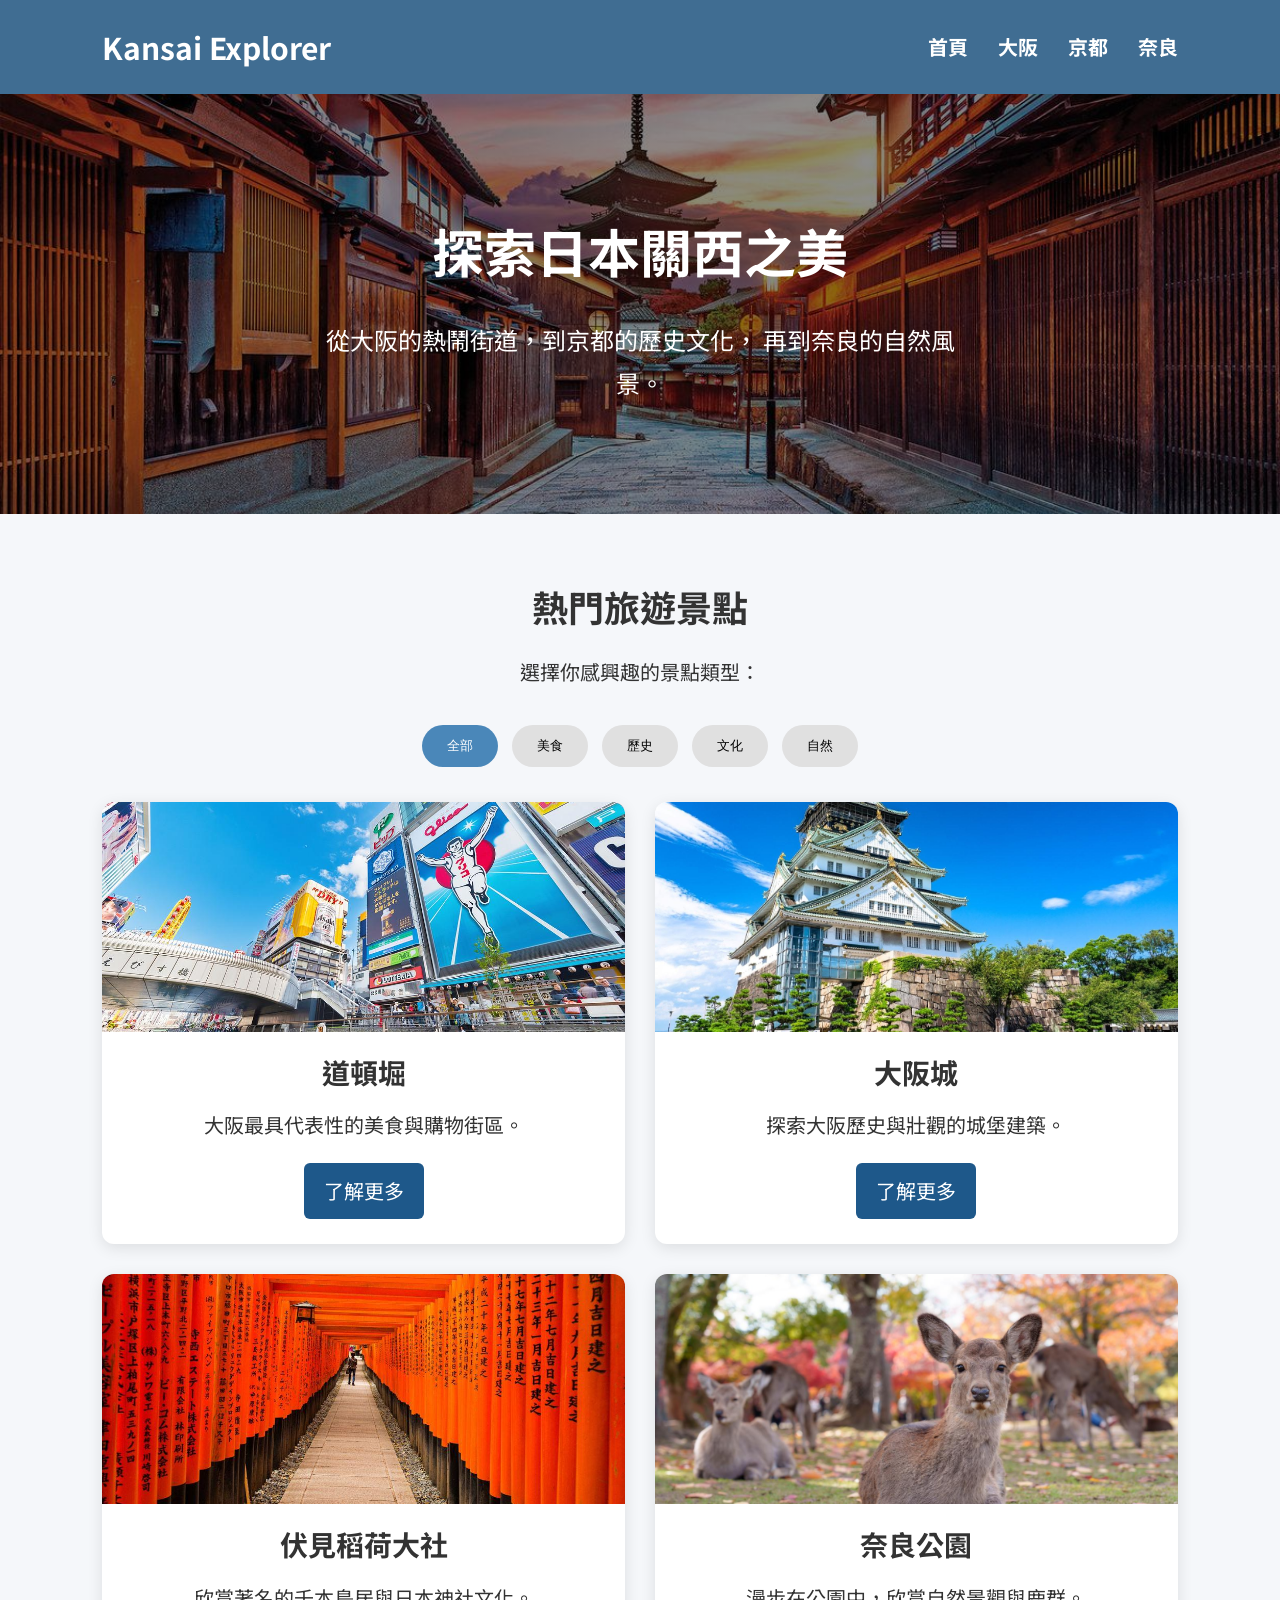
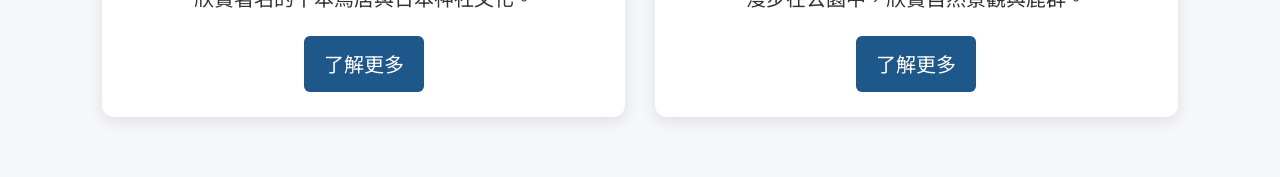
<file: index.html>
<html>
<head>
    <meta charset="UTF-8">
    <meta name="viewport" content="width=device-width, initial-scale=1.0">
    <title>Kansai Explorer | 關西旅遊指南</title>
    <link rel="stylesheet" href="css/style.css">
    <link rel="preconnect" href="https://fonts.googleapis.com">
    <link rel="preconnect" href="https://fonts.gstatic.com" crossorigin>    
    <link href="https://fonts.googleapis.com/css2?family=Noto+Sans+TC:wght@400;500;600;700&display=swap" rel="stylesheet">
</head>

<body>
    <header>
        <nav>
            <h2>Kansai Explorer</h2>

            <ul>
                <li><a href="index.html">首頁</a></li>
                <li><a href="osaka.html">大阪</a></li>
                <li><a href="kyoto.html">京都</a></li>
                <li><a href="nara.html">奈良</a></li>
            </ul>
        </nav>
    </header>

    <main>
        <section class="hero">
            <h1>探索日本關西之美</h1>
            <p>從大阪的熱鬧街道，到京都的歷史文化，
            再到奈良的自然風景。</p>
        </section>


    <section class="destinations">
        <h2>熱門旅遊景點</h2>
        <p>選擇你感興趣的景點類型：</p>

        <div class="filters">
            <button data-filter="all">全部</button>
            <button data-filter="food">美食</button>
            <button data-filter="history">歷史</button>
            <button data-filter="culture">文化</button>
            <button data-filter="nature">自然</button>
        </div>

        <div class="spot-grid">

            <div class="spot-card" data-category="food">
                <img src="images/dotonbori.jpg"
                    alt="大阪道頓堀街道">
                <h3>道頓堀</h3>
                <p>大阪最具代表性的美食與購物街區。</p>
                <a href="osaka.html">了解更多</a>
            </div>

            <div class="spot-card" data-category="history">
                <img src="images/osaka-castle.jpg"
                    alt="大阪城天守閣">
                <h3>大阪城</h3>
                <p>探索大阪歷史與壯觀的城堡建築。</p>
                <a href="osaka.html">了解更多</a>
            </div>

            <div class="spot-card" data-category="culture">
                <img src="images/fushimi-inari.jpg"
                    alt="京都伏見稻荷大社千本鳥居">
                <h3>伏見稻荷大社</h3>
                <p>欣賞著名的千本鳥居與日本神社文化。</p>
                <a href="kyoto.html">了解更多</a>
            </div>

            <div class="spot-card" data-category="nature">
                <img src="images/nara-park.jpg"
                    alt="奈良公園的鹿">
                <h3>奈良公園</h3>
                <p>漫步在公園中，欣賞自然景觀與鹿群。</p>
                <a href="nara.html">了解更多</a>
            </div>

        </div>
    </section>

    </main>
    <script src="js/main.js"></script>
</body>
</html>
</file>
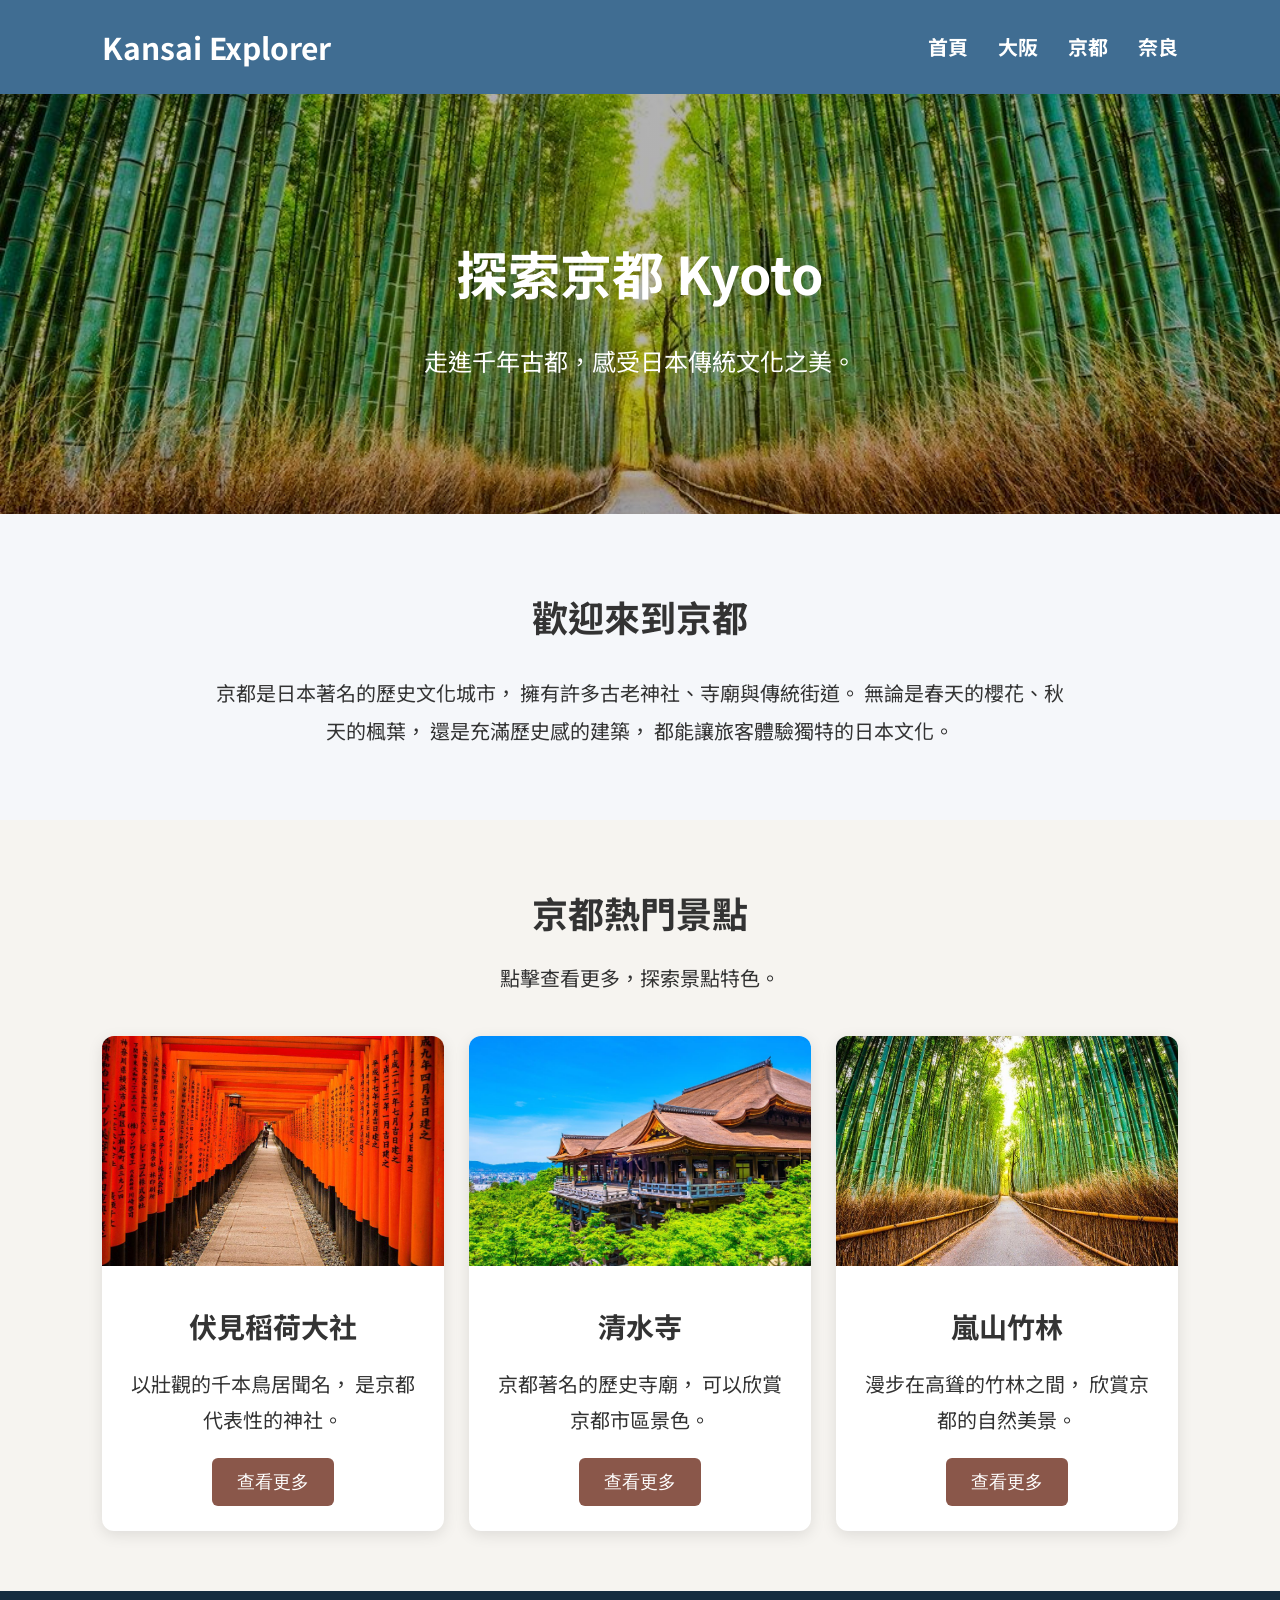
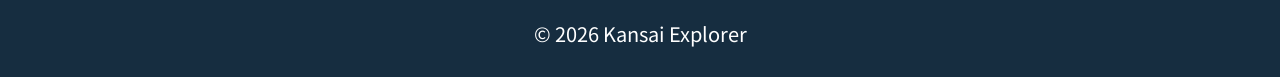
<file: kyoto.html>
<!DOCTYPE html>
<html lang="zh-Hant">

<head>
    <meta charset="UTF-8">
    <meta name="viewport"
          content="width=device-width, initial-scale=1.0">

    <title>京都旅遊 | Kansai Explorer</title>

    <link rel="preconnect"
          href="https://fonts.googleapis.com">
    <link rel="preconnect"
          href="https://fonts.gstatic.com" crossorigin>
    <link href="https://fonts.googleapis.com/css2?family=Noto+Sans+TC:wght@400;500;700&display=swap"
          rel="stylesheet">

    <link rel="stylesheet" href="css/style.css">
</head>

<body>

    <!-- 導覽列 -->
    <header>
        <nav>
            <h2>Kansai Explorer</h2>

            <ul>
                <li><a href="index.html">首頁</a></li>
                <li><a href="osaka.html">大阪</a></li>
                <li><a href="kyoto.html">京都</a></li>
                <li><a href="nara.html">奈良</a></li>
            </ul>
        </nav>
    </header>

    <main>

        <!-- 京都封面 -->
        <section class="hero kyoto-hero">
            <h1>探索京都 Kyoto</h1>
            <p>
                走進千年古都，感受日本傳統文化之美。
            </p>
        </section>

        <!-- 京都介紹 -->
        <section class="kyoto-intro">
            <h2>歡迎來到京都</h2>
            <p>
                京都是日本著名的歷史文化城市，
                擁有許多古老神社、寺廟與傳統街道。
                無論是春天的櫻花、秋天的楓葉，
                還是充滿歷史感的建築，
                都能讓旅客體驗獨特的日本文化。
            </p>
        </section>

        <!-- 景點介紹 -->
        <section class="kyoto-section">

            <h2>京都熱門景點</h2>
            <p>點擊查看更多，探索景點特色。</p>

            <div class="kyoto-grid">

                <!-- 伏見稻荷大社 -->
                <div class="kyoto-card">
                    <img src="images/fushimi-inari.jpg"
                         alt="伏見稻荷大社千本鳥居">

                    <div class="kyoto-content">
                        <h3>伏見稻荷大社</h3>
                        <p>
                            以壯觀的千本鳥居聞名，
                            是京都代表性的神社。
                        </p>

                        <button class="kyoto-more-btn"
                                type="button"
                                aria-expanded="false">
                            查看更多
                        </button>

                        <div class="kyoto-extra" hidden>
                            <h4>景點特色</h4>
                            <p>
                                成排的朱紅色鳥居形成
                                一條美麗的參拜步道，
                                非常適合拍照與散步。
                            </p>
                            <p>推薦活動：參拜、攝影</p>
                        </div>
                    </div>
                </div>

                <!-- 清水寺 -->
                <div class="kyoto-card">
                    <img src="images/kiyomizu-dera.jpg"
                         alt="京都清水寺">

                    <div class="kyoto-content">
                        <h3>清水寺</h3>
                        <p>
                            京都著名的歷史寺廟，
                            可以欣賞京都市區景色。
                        </p>

                        <button class="kyoto-more-btn"
                                type="button"
                                aria-expanded="false">
                            查看更多
                        </button>

                        <div class="kyoto-extra" hidden>
                            <h4>景點特色</h4>
                            <p>
                                清水寺以木造舞台聞名，
                                周圍有二年坂與三年坂，
                                充滿傳統日式風情。
                            </p>
                            <p>推薦活動：賞楓、文化體驗</p>
                        </div>
                    </div>
                </div>

                <!-- 嵐山 -->
                <div class="kyoto-card">
                    <img src="images/arashiyama.jpg"
                         alt="京都嵐山竹林">

                    <div class="kyoto-content">
                        <h3>嵐山竹林</h3>
                        <p>
                            漫步在高聳的竹林之間，
                            欣賞京都的自然美景。
                        </p>

                        <button class="kyoto-more-btn"
                                type="button"
                                aria-expanded="false">
                            查看更多
                        </button>

                        <div class="kyoto-extra" hidden>
                            <h4>景點特色</h4>
                            <p>
                                嵐山擁有美麗的竹林步道，
                                附近也有渡月橋，
                                非常適合悠閒散步。
                            </p>
                            <p>推薦活動：健行、攝影</p>
                        </div>
                    </div>
                </div>

            </div>
        </section>

    </main>

    <footer>
        <p>© 2026 Kansai Explorer</p>
    </footer>

    <script src="js/main.js"></script>

</body>
</html>
</file>
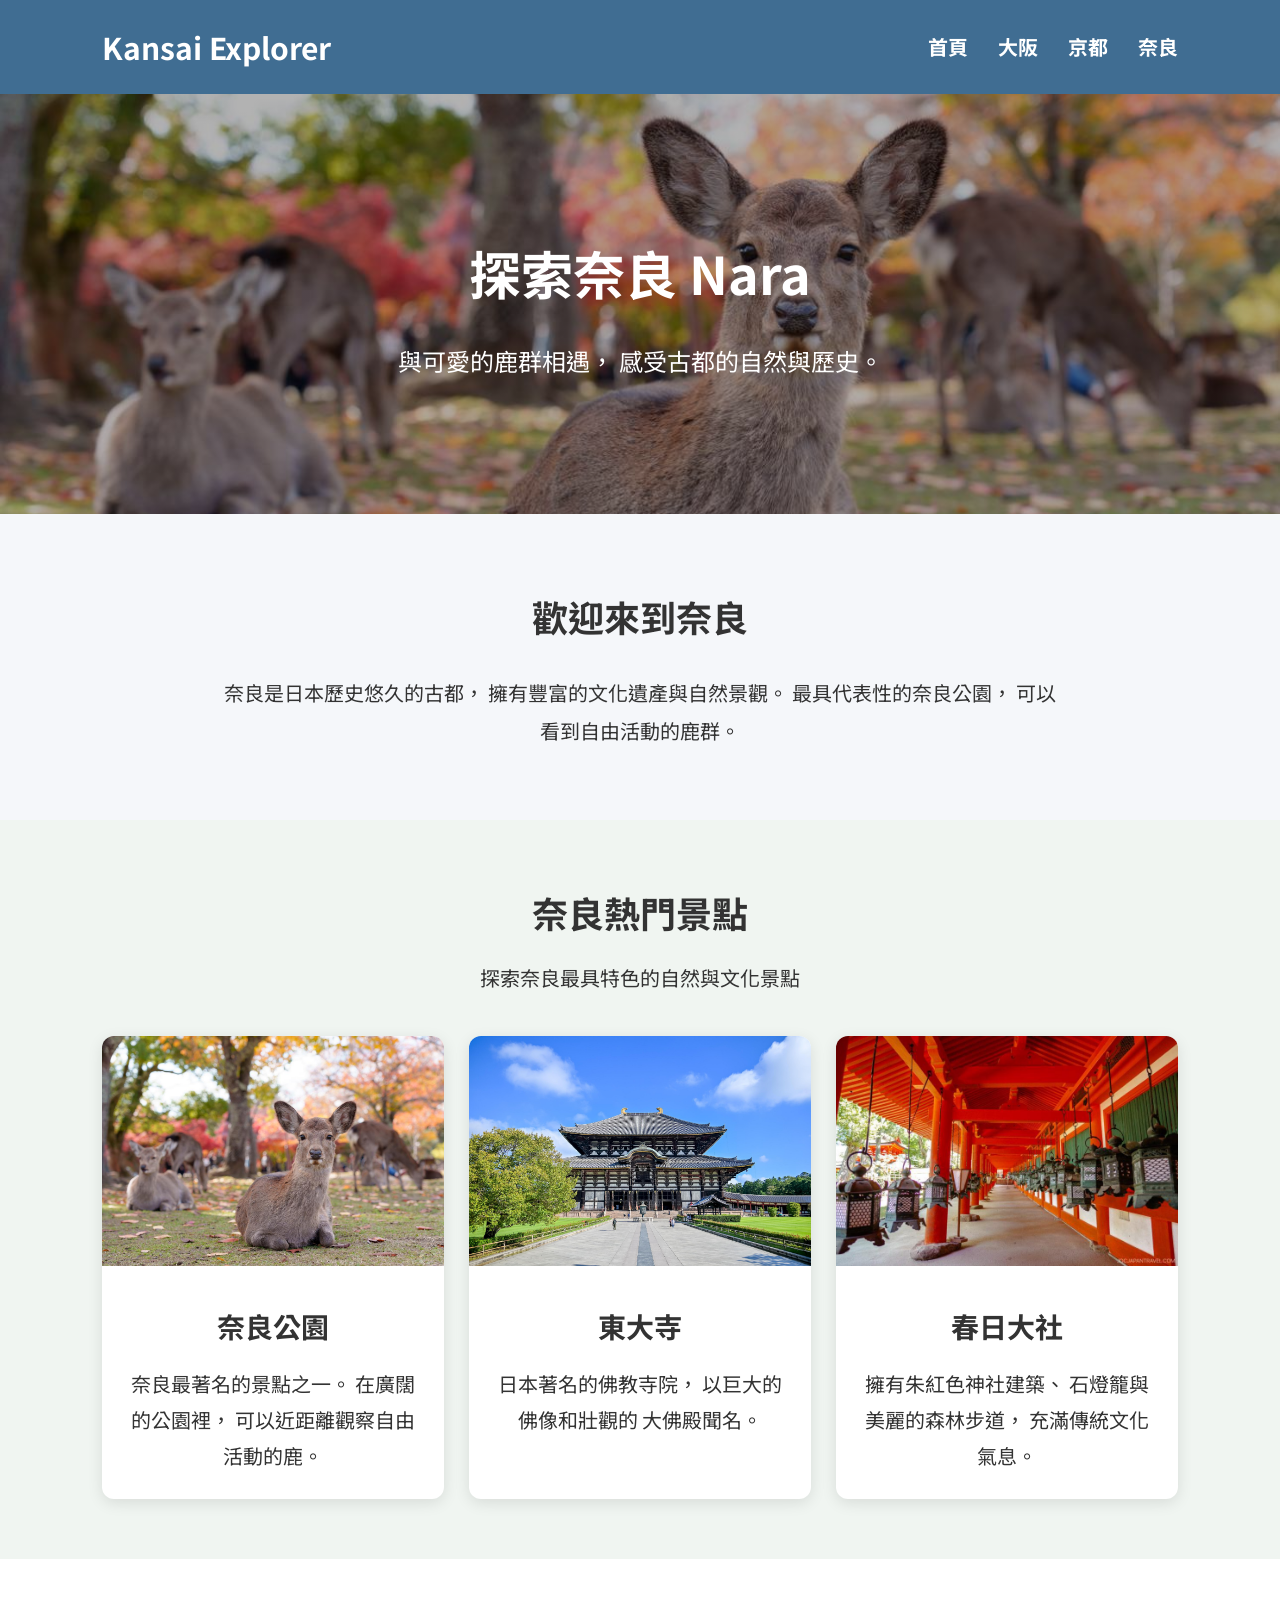
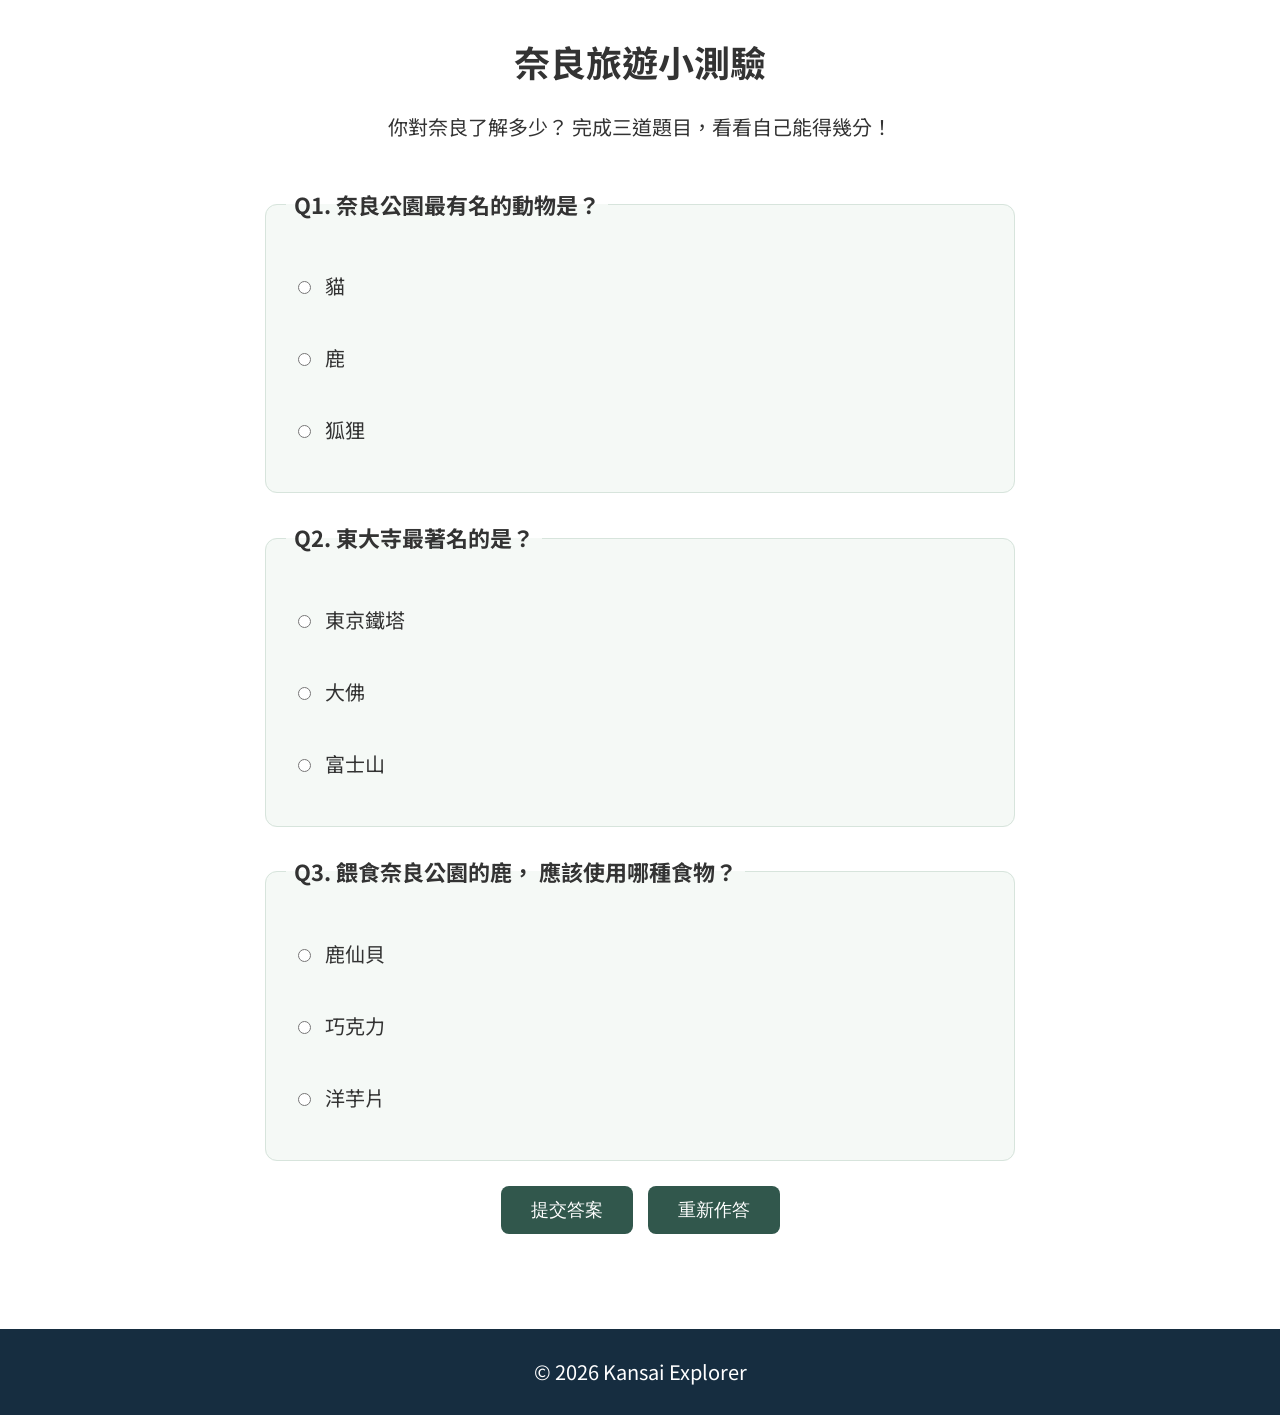
<file: nara.html>
<!DOCTYPE html>
<html lang="zh-Hant">

<head>
    <meta charset="UTF-8">
    <meta name="viewport"
          content="width=device-width, initial-scale=1.0">

    <title>奈良旅遊 | Kansai Explorer</title>

    <link rel="preconnect"
          href="https://fonts.googleapis.com">
    <link rel="preconnect"
          href="https://fonts.gstatic.com" crossorigin>
    <link href="https://fonts.googleapis.com/css2?family=Noto+Sans+TC:wght@400;500;700&display=swap"
          rel="stylesheet">

    <link rel="stylesheet" href="css/style.css">
</head>

<body>

    <!-- 導覽列 -->
    <header>
        <nav>
            <h2>Kansai Explorer</h2>
            <ul>
                <li><a href="index.html">首頁</a></li>
                <li><a href="osaka.html">大阪</a></li>
                <li><a href="kyoto.html">京都</a></li>
                <li><a href="nara.html">奈良</a></li>
            </ul>
        </nav>
    </header>

    <main>

        <!-- 奈良封面 -->
        <section class="hero nara-hero">
            <h1>探索奈良 Nara</h1>
            <p>
                與可愛的鹿群相遇，
                感受古都的自然與歷史。
            </p>
        </section>

        <!-- 奈良介紹 -->
        <section class="nara-intro">
            <h2>歡迎來到奈良</h2>
            <p>
                奈良是日本歷史悠久的古都，
                擁有豐富的文化遺產與自然景觀。
                最具代表性的奈良公園，
                可以看到自由活動的鹿群。
            </p>
        </section>

        <!-- 景點介紹 -->
        <section class="nara-attractions">
            <h2>奈良熱門景點</h2>
            <p>探索奈良最具特色的自然與文化景點</p>

            <div class="nara-grid">

                <article class="nara-card">
                    <img src="images/nara-park.jpg"
                         alt="奈良公園的鹿">

                    <div class="nara-card-content">
                        <h3>奈良公園</h3>
                        <p>
                            奈良最著名的景點之一。
                            在廣闊的公園裡，
                            可以近距離觀察自由活動的鹿。
                        </p>
                    </div>
                </article>

                <article class="nara-card">
                    <img src="images/todaiji.jpg"
                         alt="奈良東大寺">

                    <div class="nara-card-content">
                        <h3>東大寺</h3>
                        <p>
                            日本著名的佛教寺院，
                            以巨大的佛像和壯觀的
                            大佛殿聞名。
                        </p>
                    </div>
                </article>

                <article class="nara-card">
                    <img src="images/kasuga-taisha.jpg"
                         alt="春日大社">

                    <div class="nara-card-content">
                        <h3>春日大社</h3>
                        <p>
                            擁有朱紅色神社建築、
                            石燈籠與美麗的森林步道，
                            充滿傳統文化氣息。
                        </p>
                    </div>
                </article>

            </div>
        </section>

        <!-- 奈良旅遊知識測驗 -->
        <section class="nara-quiz-section">

            <h2>奈良旅遊小測驗</h2>
            <p>
                你對奈良了解多少？
                完成三道題目，看看自己能得幾分！
            </p>

            <form id="nara-quiz">

                <fieldset class="quiz-question">
                    <legend>
                        Q1. 奈良公園最有名的動物是？
                    </legend>

                    <label>
                        <input type="radio"
                               name="q1" value="a">
                        貓
                    </label>

                    <label>
                        <input type="radio"
                               name="q1" value="b">
                        鹿
                    </label>

                    <label>
                        <input type="radio"
                               name="q1" value="c">
                        狐狸
                    </label>
                </fieldset>

                <fieldset class="quiz-question">
                    <legend>
                        Q2. 東大寺最著名的是？
                    </legend>

                    <label>
                        <input type="radio"
                               name="q2" value="a">
                        東京鐵塔
                    </label>

                    <label>
                        <input type="radio"
                               name="q2" value="b">
                        大佛
                    </label>

                    <label>
                        <input type="radio"
                               name="q2" value="c">
                        富士山
                    </label>
                </fieldset>

                <fieldset class="quiz-question">
                    <legend>
                        Q3. 餵食奈良公園的鹿，
                        應該使用哪種食物？
                    </legend>

                    <label>
                        <input type="radio"
                               name="q3" value="a">
                        鹿仙貝
                    </label>

                    <label>
                        <input type="radio"
                               name="q3" value="b">
                        巧克力
                    </label>

                    <label>
                        <input type="radio"
                               name="q3" value="c">
                        洋芋片
                    </label>
                </fieldset>

                <div class="quiz-buttons">
                    <button type="submit">
                        提交答案
                    </button>

                    <button type="reset">
                        重新作答
                    </button>
                </div>

                <div id="nara-result"
                     aria-live="polite"></div>

            </form>

        </section>

    </main>

    <footer>
        <p>© 2026 Kansai Explorer</p>
    </footer>

    <script src="js/main.js"></script>

</body>
</html>
</file>
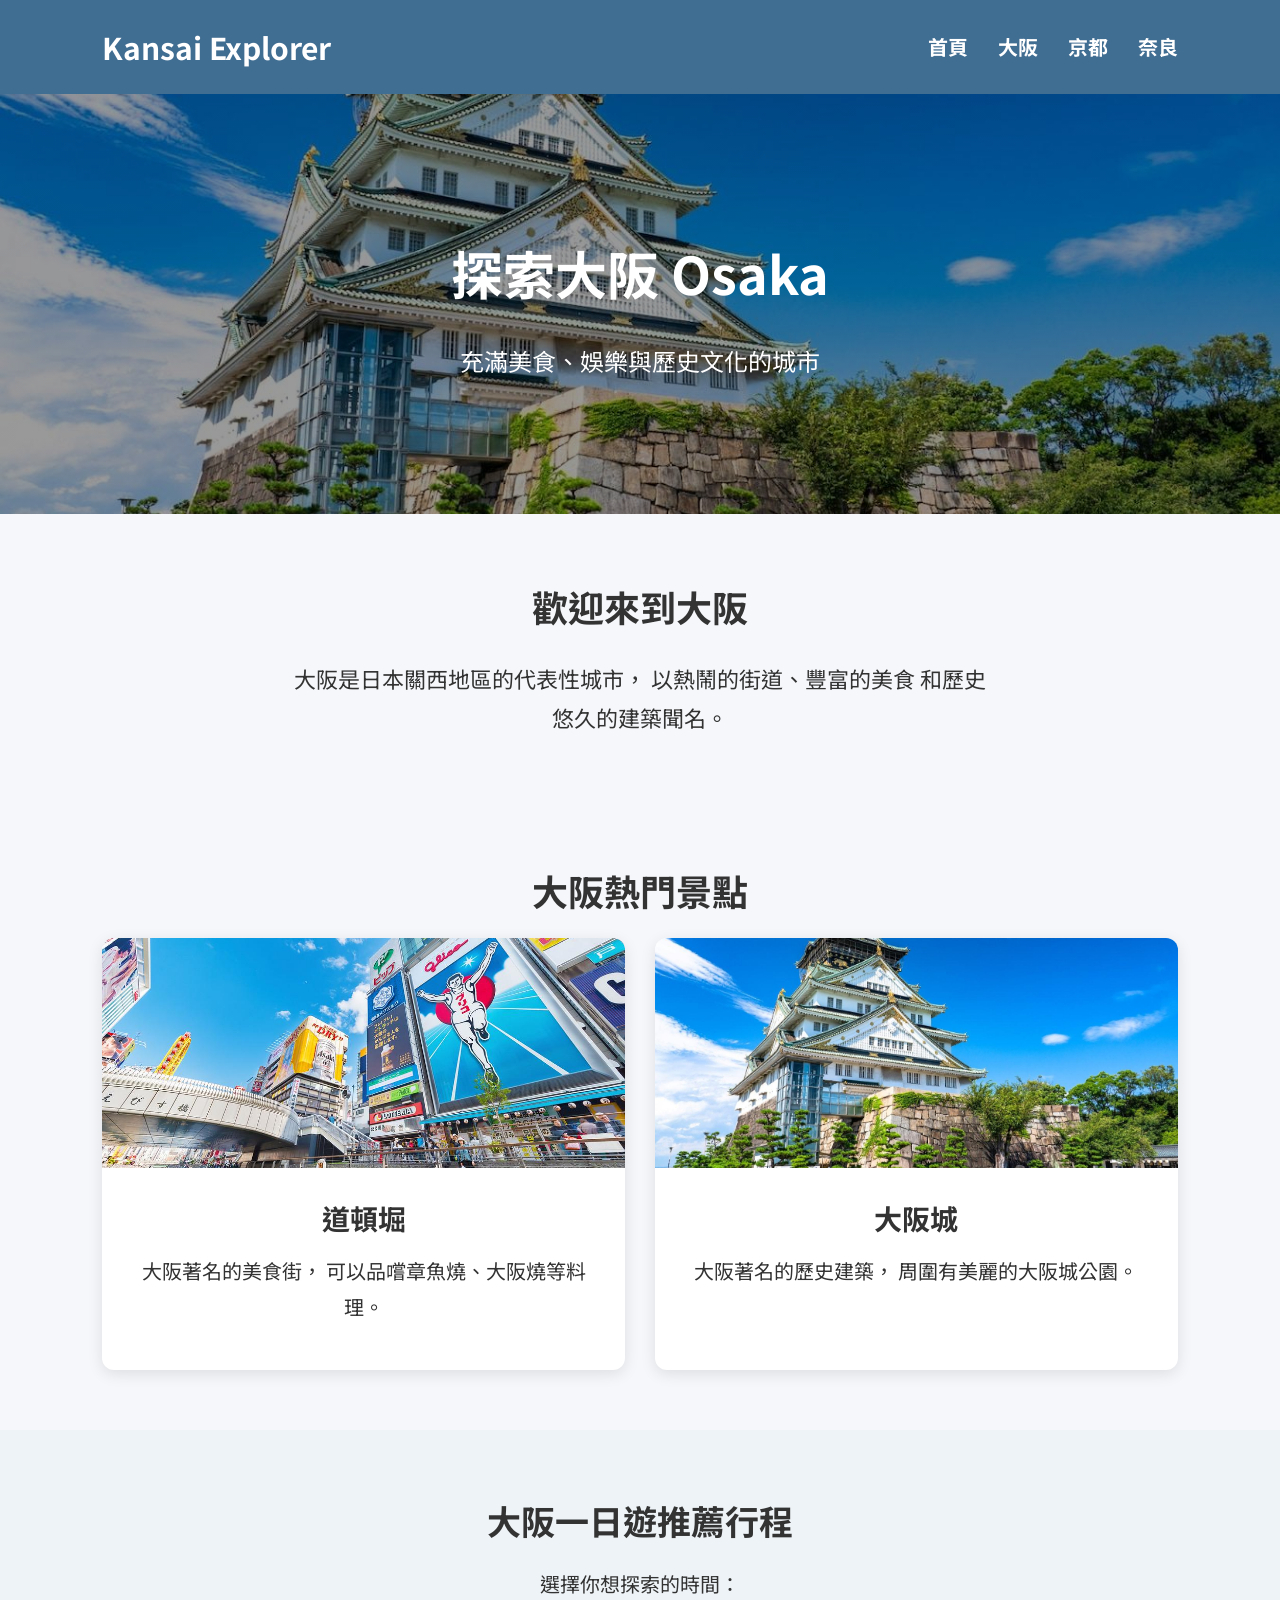
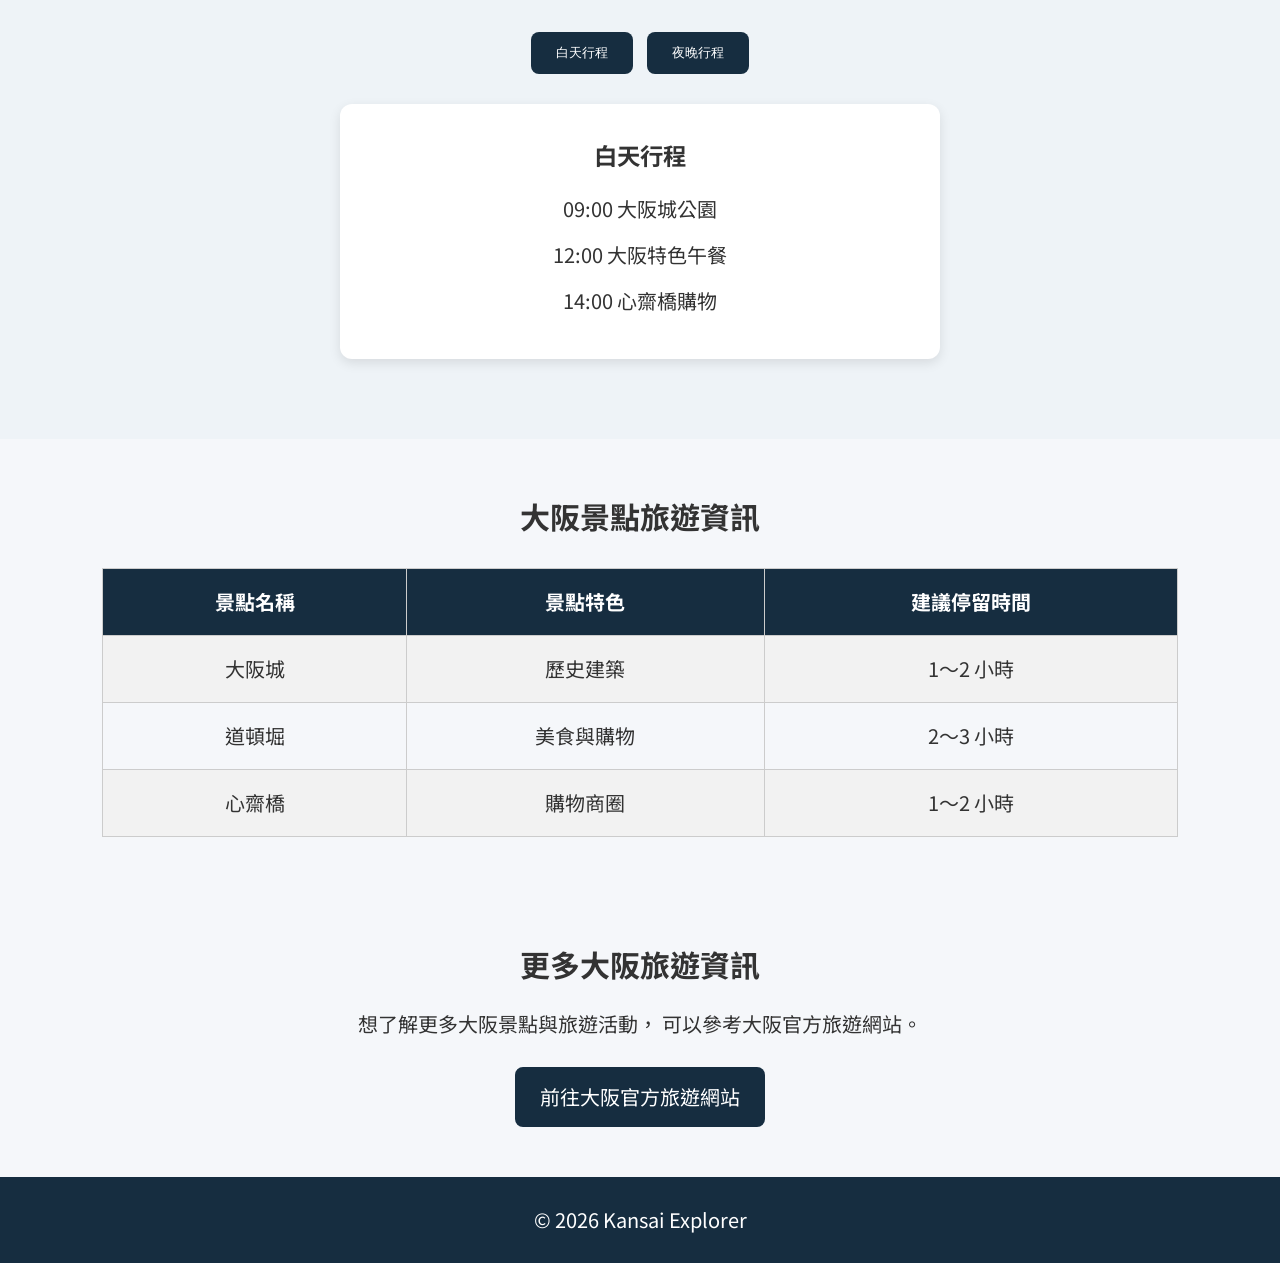
<file: osaka.html>
<!DOCTYPE html>
<html lang="zh-Hant">
<head>
    <meta charset="UTF-8">
    <meta name="viewport"
          content="width=device-width, initial-scale=1.0">
    <title>大阪旅遊 | Kansai Explorer</title>
    <link rel="stylesheet" href="css/style.css">
    <link rel="preconnect" href="https://fonts.googleapis.com">
    <link rel="preconnect" href="https://fonts.gstatic.com" crossorigin>    
    <link href="https://fonts.googleapis.com/css2?family=Noto+Sans+TC:wght@400;500;600;700&display=swap" rel="stylesheet">
</head>

<body>
    <header>
        <nav>
            <h2>Kansai Explorer</h2>
            <ul>
                <li><a href="index.html">首頁</a></li>
                <li><a href="osaka.html">大阪</a></li>
                <li><a href="kyoto.html">京都</a></li>
                <li><a href="nara.html">奈良</a></li>
            </ul>
        </nav>
    </header>

    <main>
        <!-- 大阪封面 -->
        <section class="hero osaka-hero">
            <h1>探索大阪 Osaka</h1>
            <p>充滿美食、娛樂與歷史文化的城市</p>
        </section>

        <!-- 大阪介紹 -->
        <section class="osaka-intro">
            <h2>歡迎來到大阪</h2>
            <p>
                大阪是日本關西地區的代表性城市，
                以熱鬧的街道、豐富的美食
                和歷史悠久的建築聞名。
            </p>
        </section>

        <!-- 旅遊景點 -->
        <section class="destinations">
            <h2>大阪熱門景點</h2>

            <div class="spot-grid">
                <div class="spot-card">
                    <img src="images/dotonbori.jpg"
                         alt="道頓堀">
                    <h3>道頓堀</h3>
                    <p>
                        大阪著名的美食街，
                        可以品嚐章魚燒、大阪燒等料理。
                    </p>
                </div>

                <div class="spot-card">
                    <img src="images/osaka-castle.jpg"
                         alt="大阪城">
                    <h3>大阪城</h3>
                    <p>
                        大阪著名的歷史建築，
                        周圍有美麗的大阪城公園。
                    </p>
                </div>
            </div>
        </section>

        <!-- 互動行程 -->
        <section class="trip-plan">
            <h2>大阪一日遊推薦行程</h2>
            <p>選擇你想探索的時間：</p>

            <div class="plan-buttons">
                <button id="day-plan">
                    白天行程
                </button>

                <button id="night-plan">
                    夜晚行程
                </button>
            </div>

            <div id="trip-result" aria-live="polite">
                <h3>白天行程</h3>
                <p>09:00 大阪城公園</p>
                <p>12:00 大阪特色午餐</p>
                <p>14:00 心齋橋購物</p>
            </div>
        </section>


        <section class="travel-info">
        <h2>大阪景點旅遊資訊</h2>
        <table>
            <tr>
                <th>景點名稱</th>
                <th>景點特色</th>
                <th>建議停留時間</th>
            </tr>

            <tr>
                <td>大阪城</td>
                <td>歷史建築</td>
                <td>1～2 小時</td>
            </tr>

            <tr>
                <td>道頓堀</td>
                <td>美食與購物</td>
                <td>2～3 小時</td>
            </tr>

            <tr>
                <td>心齋橋</td>
                <td>購物商圈</td>
                <td>1～2 小時</td>
            </tr>
        </table>
         </section>

        <!-- 大阪官方旅遊網站 -->
        <section class="official-link">
            <h2>更多大阪旅遊資訊</h2>

            <p>
                想了解更多大阪景點與旅遊活動，
                可以參考大阪官方旅遊網站。
            </p>

            <a href="https://osaka-info.jp/"
               target="_blank"
               rel="noopener noreferrer">
                前往大阪官方旅遊網站
            </a>
        </section>

    </main>

    <footer>
        <p>© 2026 Kansai Explorer</p>
    </footer>

    <script src="js/main.js"></script>
</body>
</html>
</file>
<file: css/style.css>
/* 整體設定 */
* {
    margin: 0;
    padding: 0;
    box-sizing: border-box;
}

body {
    font-family: Arial, "Microsoft JhengHei", sans-serif;
    background-color: #f5f7fa;
    color: #333;
    line-height: 1.6;
}

/* 導覽列 */
header {
    background-color: #406d92;
    padding: 20px 8%;
}

nav {
    display: flex;
    justify-content: space-between;
    align-items: center;
}

nav h2 {
    color: white;
}

nav ul {
    display: flex;
    list-style: none;
    gap: 30px;
}

nav a {
    color: white;
    text-decoration: none;
    font-weight: bold;
}

nav a:hover {
    color: #ffcc80;
}

/* 首頁大圖 */
.hero {
    min-height: 420px;
    background:
        linear-gradient(
            rgba(0, 0, 0, 0.45),
            rgba(0, 0, 0, 0.45)
        ),
        url("../images/kansai-banner.jpg")
        center / cover;

    display: flex;
    flex-direction: column;
    justify-content: center;
    align-items: center;
    text-align: center;
    color: white;
    padding: 30px;
}

.hero h1 {
    font-size: 48px;
    margin-bottom: 20px;
}

.hero p {
    font-size: 20px;
    max-width: 650px;
}

/* 景點區域 */
.destinations {
    padding: 60px 8%;
    text-align: center;
}

.destinations h2 {
    font-size: 32px;
    margin-bottom: 15px;
}

/* 篩選按鈕 */
.filters {
    margin: 30px 0;
}

.filters button {
    padding: 12px 25px;
    margin: 5px;
    border: none;
    border-radius: 25px;
    background-color: #e0e0e0;
    cursor: pointer;
    transition: 0.3s;
}

.filters button:hover,
.filters button.active {
    background-color: #4a87b9;
    color: white;
}

/* 景點卡片 */
.spot-grid {
    display: grid;
    grid-template-columns: repeat(2, 1fr);
    gap: 30px;
    max-width: 1100px;
    margin: 0 auto;
}

.spot-card {
    background-color: white;
    border-radius: 12px;
    overflow: hidden;
    box-shadow: 0 4px 15px rgba(0, 0, 0, 0.1);
    padding-bottom: 25px;
    transition: 0.3s;
}

.spot-card:hover {
    transform: translateY(-8px);
}

.spot-card img {
    width: 100%;
    height: 230px;
    object-fit: cover;
}

.spot-card h3 {
    margin: 15px 0 10px;
    font-size: 24px;
}

.spot-card p {
    padding: 0 20px;
    margin-bottom: 20px;
}

.spot-card a {
    display: inline-block;
    padding: 10px 20px;
    background-color: #1e588a;
    color: white;
    text-decoration: none;
    border-radius: 6px;
}

/* 篩選時隱藏卡片 */
.spot-card[hidden] {
    display: none;
}



/* 大阪封面 */
.osaka-hero {
    background:
        linear-gradient(
            rgba(0, 0, 0, 0.4),
            rgba(0, 0, 0, 0.4)
        ),
        url("../images/osaka-castle.jpg")
        center / cover;
}

/* 大阪介紹 */
.osaka-intro {
    text-align: center;
    padding: 60px 10%;
}

.osaka-intro h2 {
    font-size: 32px;
    margin-bottom: 20px;
}

.osaka-intro p {
    max-width: 700px;
    margin: auto;
    font-size: 18px;
}

/* 一日遊行程 */
.trip-plan {
    padding: 60px 20px;
    background-color: #eef3f7;
    text-align: center;
}

.trip-plan h2 {
    font-size: 30px;
    margin-bottom: 15px;
}

.plan-buttons {
    margin: 25px 0;
}

.plan-buttons button {
    padding: 12px 25px;
    margin: 5px;
    border: none;
    border-radius: 8px;
    background-color: #162d40;
    color: white;
    cursor: pointer;
}

.plan-buttons button:hover {
    background-color: #356284;
}

#trip-result {
    max-width: 600px;
    margin: 20px auto;
    padding: 30px;
    background-color: white;
    border-radius: 12px;
    box-shadow: 0 4px 12px rgba(0, 0, 0, 0.1);
}

#trip-result h3 {
    margin-bottom: 15px;
}

#trip-result p {
    margin: 10px 0;
}

/* 頁尾 */
footer {
    padding: 25px;
    background-color: #162d40;
    color: white;
    text-align: center;
}

/* 全站字體 */
body {
    font-family: "Noto Sans TC", sans-serif;
    font-size: 20px;
    line-height: 1.8;
}

/* 首頁大標題 */
.hero h1 {
    font-size: 52px;
    font-weight: 700;
}

/* 首頁介紹文字 */
.hero p {
    font-size: 24px;
}

/* 景點區域標題 */
.destinations h2,
.osaka-intro h2 {
    font-size: 36px;
}

/* 景點卡片標題 */
.spot-card h3 {
    font-size: 28px;
}

/* 景點卡片內文 */
.spot-card p {
    font-size: 20px;
}

/* 大阪介紹文字 */
.osaka-intro p {
    font-size: 22px;
}

/* 一日遊標題 */
.trip-plan h2 {
    font-size: 34px;
}

.travel-info {
    padding: 50px 8%;
    text-align: center;
}

.travel-info h2 {
    margin-bottom: 25px;
    font-size: 30px;
}

.travel-info table {
    width: 100%;
    border-collapse: collapse;
}

.travel-info th,
.travel-info td {
    border: 1px solid #ccc;
    padding: 15px;
    font-size: 20px;
}

.travel-info th {
    background-color: #162d40;
    color: white;
}

.travel-info tr:nth-child(even) {
    background-color: #f2f2f2;
}

.official-link {
    text-align: center;
    padding: 50px 20px;
    background-color: #f5f7fa;
}

.official-link h2 {
    font-size: 30px;
    margin-bottom: 15px;
}

.official-link p {
    font-size: 20px;
    margin-bottom: 25px;
}

.official-link a {
    display: inline-block;
    background-color: #162d40;
    color: white;
    padding: 12px 25px;
    text-decoration: none;
    border-radius: 8px;
    font-size: 20px;
}

.official-link a:hover {
    background-color: #356284;
}


/* ========== 京都頁面 ========== */

/* 京都封面 */
.kyoto-hero {
    background:
        linear-gradient(
            rgba(0, 0, 0, 0.3),
            rgba(0, 0, 0, 0.3)
        ),
        url("../images/arashiyama.jpg")
        center / cover no-repeat;
}

/* 京都介紹 */
.kyoto-intro {
    padding: 70px 10%;
    text-align: center;
}

.kyoto-intro h2 {
    font-size: 36px;
    margin-bottom: 25px;
}

.kyoto-intro p {
    font-size: 20px;
    line-height: 1.9;
    max-width: 850px;
    margin: auto;
}

/* 景點區域 */
.kyoto-section {
    padding: 60px 8%;
    background-color: #f6f4f0;
    text-align: center;
}

.kyoto-section h2 {
    font-size: 36px;
    margin-bottom: 15px;
}

/* 三欄卡片 */
.kyoto-grid {
    display: grid;
    grid-template-columns: repeat(3, 1fr);
    gap: 25px;
    max-width: 1200px;
    margin: 40px auto 0;
}

/* 卡片外觀 */
.kyoto-card {
    background-color: white;
    border-radius: 12px;
    overflow: hidden;
    box-shadow: 0 4px 15px rgba(0, 0, 0, 0.1);
    transition: transform 0.3s;
}

.kyoto-card:hover {
    transform: translateY(-8px);
}

.kyoto-card img {
    width: 100%;
    height: 230px;
    object-fit: cover;
}

.kyoto-content {
    padding: 25px;
}

.kyoto-content h3 {
    font-size: 28px;
    margin-bottom: 15px;
}

.kyoto-content p {
    font-size: 20px;
    line-height: 1.8;
}

/* 查看更多按鈕 */
.kyoto-more-btn {
    background-color: #8a574a;
    color: white;
    border: none;
    padding: 12px 25px;
    border-radius: 6px;
    margin-top: 20px;
    font-size: 18px;
    cursor: pointer;
    transition: 0.3s;
}

.kyoto-more-btn:hover {
    background-color: #633e35;
}

/* 展開的景點資訊 */
.kyoto-extra {
    margin-top: 20px;
    padding: 20px;
    background-color: #f8f3ef;
    border-radius: 8px;
    text-align: left;
}

.kyoto-extra[hidden] {
    display: none;
}

.kyoto-extra h4 {
    font-size: 22px;
    margin-bottom: 10px;
}

.kyoto-extra p {
    margin-bottom: 10px;
}

/* 手機版 */
@media (max-width: 768px) {
    .kyoto-grid {
        grid-template-columns: 1fr;
    }

    .kyoto-intro {
        padding: 40px 6%;
    }

    .kyoto-card img {
        height: 240px;
    }

    .kyoto-intro h2,
    .kyoto-section h2 {
        font-size: 30px;
    }
}

/* ========== 奈良頁面 ========== */

/* 奈良封面 */
.nara-hero {
    background:
        linear-gradient(
            rgba(0, 0, 0, 0.3),
            rgba(0, 0, 0, 0.3)
        ),
        url("../images/nara-park.jpg")
        center / cover no-repeat;
}

/* 奈良介紹 */
.nara-intro {
    text-align: center;
    padding: 70px 10%;
}

.nara-intro h2 {
    font-size: 36px;
    margin-bottom: 25px;
}

.nara-intro p {
    font-size: 20px;
    line-height: 1.9;
    max-width: 850px;
    margin: auto;
}

/* 景點區域 */
.nara-attractions {
    background-color: #f0f5f1;
    padding: 60px 8%;
    text-align: center;
}

.nara-attractions h2 {
    font-size: 36px;
    margin-bottom: 15px;
}

/* 景點卡片排列 */
.nara-grid {
    display: grid;
    grid-template-columns: repeat(3, 1fr);
    gap: 25px;
    max-width: 1200px;
    margin: 40px auto 0;
}

.nara-card {
    background-color: white;
    border-radius: 12px;
    overflow: hidden;
    box-shadow: 0 4px 15px rgba(0, 0, 0, 0.1);
    transition: transform 0.3s;
}

.nara-card:hover {
    transform: translateY(-8px);
}

.nara-card img {
    width: 100%;
    height: 230px;
    object-fit: cover;
}

.nara-card-content {
    padding: 25px;
}

.nara-card h3 {
    font-size: 28px;
    margin-bottom: 15px;
}

.nara-card p {
    font-size: 20px;
    line-height: 1.8;
}

/* ========== 小測驗 ========== */

.nara-quiz-section {
    padding: 70px 8%;
    text-align: center;
    background-color: #fff;
}

.nara-quiz-section h2 {
    font-size: 36px;
    margin-bottom: 15px;
}

#nara-quiz {
    max-width: 750px;
    margin: 40px auto 0;
    text-align: left;
}

/* 每一道題目 */
.quiz-question {
    border: 1px solid #d7e4dc;
    border-radius: 12px;
    padding: 20px;
    margin-bottom: 25px;
    background-color: #f5f9f6;
}

.quiz-question legend {
    font-size: 22px;
    font-weight: 700;
    padding: 0 8px;
}

/* 選項 */
.quiz-question label {
    display: block;
    margin: 12px 0;
    padding: 12px;
    font-size: 20px;
    border-radius: 8px;
    cursor: pointer;
}

.quiz-question label:hover {
    background-color: #e0eee5;
}

.quiz-question input {
    margin-right: 10px;
    accent-color: #31574c;
}

/* 測驗按鈕 */
.quiz-buttons {
    display: flex;
    justify-content: center;
    flex-wrap: wrap;
    gap: 15px;
}

.quiz-buttons button {
    padding: 12px 30px;
    border: none;
    border-radius: 8px;
    background-color: #31574c;
    color: white;
    font-size: 18px;
    cursor: pointer;
}

.quiz-buttons button:hover {
    background-color: #477965;
}

/* 分數顯示 */
#nara-result {
    margin-top: 25px;
    font-size: 24px;
    font-weight: 700;
    text-align: center;
    color: #31574c;
}

/* 手機排版 */
@media (max-width: 768px) {
    .nara-grid {
        grid-template-columns: 1fr;
    }

    .nara-intro {
        padding: 40px 6%;
    }

    .nara-intro h2,
    .nara-attractions h2,
    .nara-quiz-section h2 {
        font-size: 30px;
    }
}
</file>
